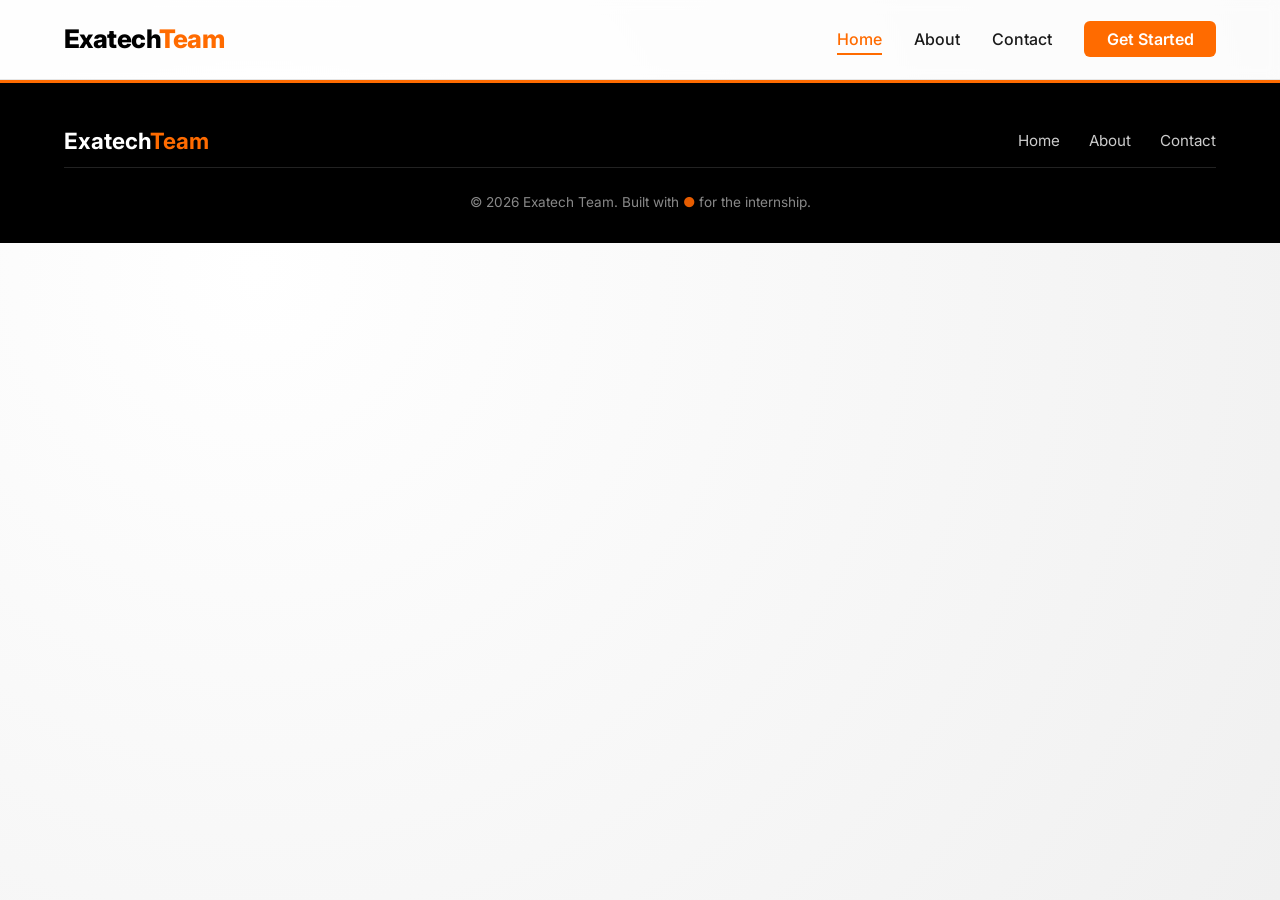
<file: index.html>
<!DOCTYPE html>
<html lang="en">
  <head>
    <meta charset="UTF-8" />
    <meta name="viewport" content="width=device-width, initial-scale=1.0" />
    <title>Exatech Team · Home</title>

    <!-- Google Inter Fonts CDN-->
    <link
      href="https://fonts.googleapis.com/css2?family=Inter:opsz,wght@14..32,400;14..32,500;14..32,600;14..32,700;14..32,800&display=swap"
      rel="stylesheet"
    />
    <link rel="stylesheet" href="css/style.css" />
  </head>

  <body>
    <!-- ===== Navbar Section ===== -->
    <header>
      <div class="container nav-bar">
        <a href="#" class="logo">Exatech<span>Team</span></a>

        <ul class="nav-links">
          <li><a href="#" class="active">Home</a></li>
          <li><a href="#">About</a></li>
          <li><a href="#">Contact</a></li>
          <li><a href="#" class="navbar-button">Get Started</a></li>
        </ul>
      </div>
    </header>

    <!-- ===== FOOTER ===== -->
    <footer>
      <div class="container">
        <div class="footer-grid">
          <div class="footer-logo">Exatech<span>Team</span></div>
          <div class="footer-links">
            <a href="/">Home</a>
            <a href="/about.html">About</a>
            <a href="/contact.html">Contact</a>
          </div>
        </div>
        <div class="footer-copy">
          &copy; 2026 Exatech Team. Built with
          <span style="color: #e65c00">●</span> for the internship.
        </div>
      </div>
    </footer>
  </body>
</html>
</file>
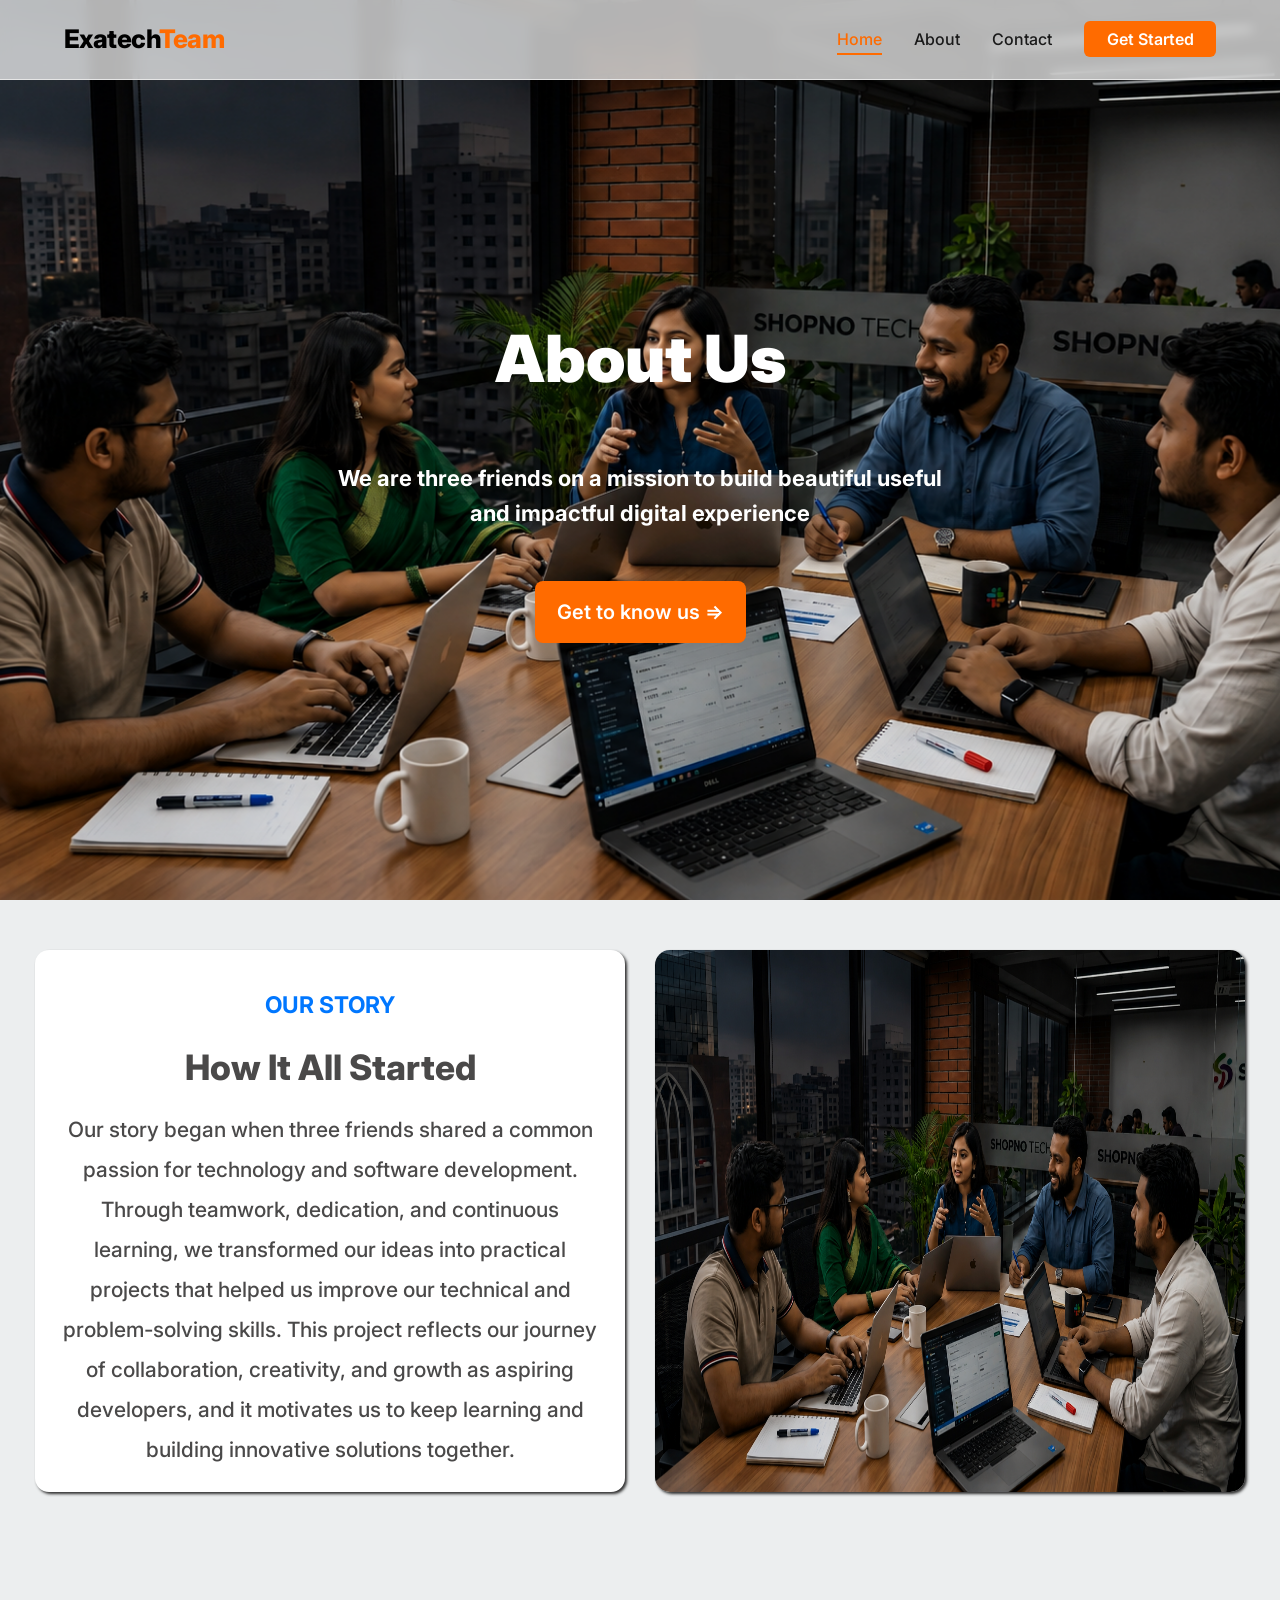
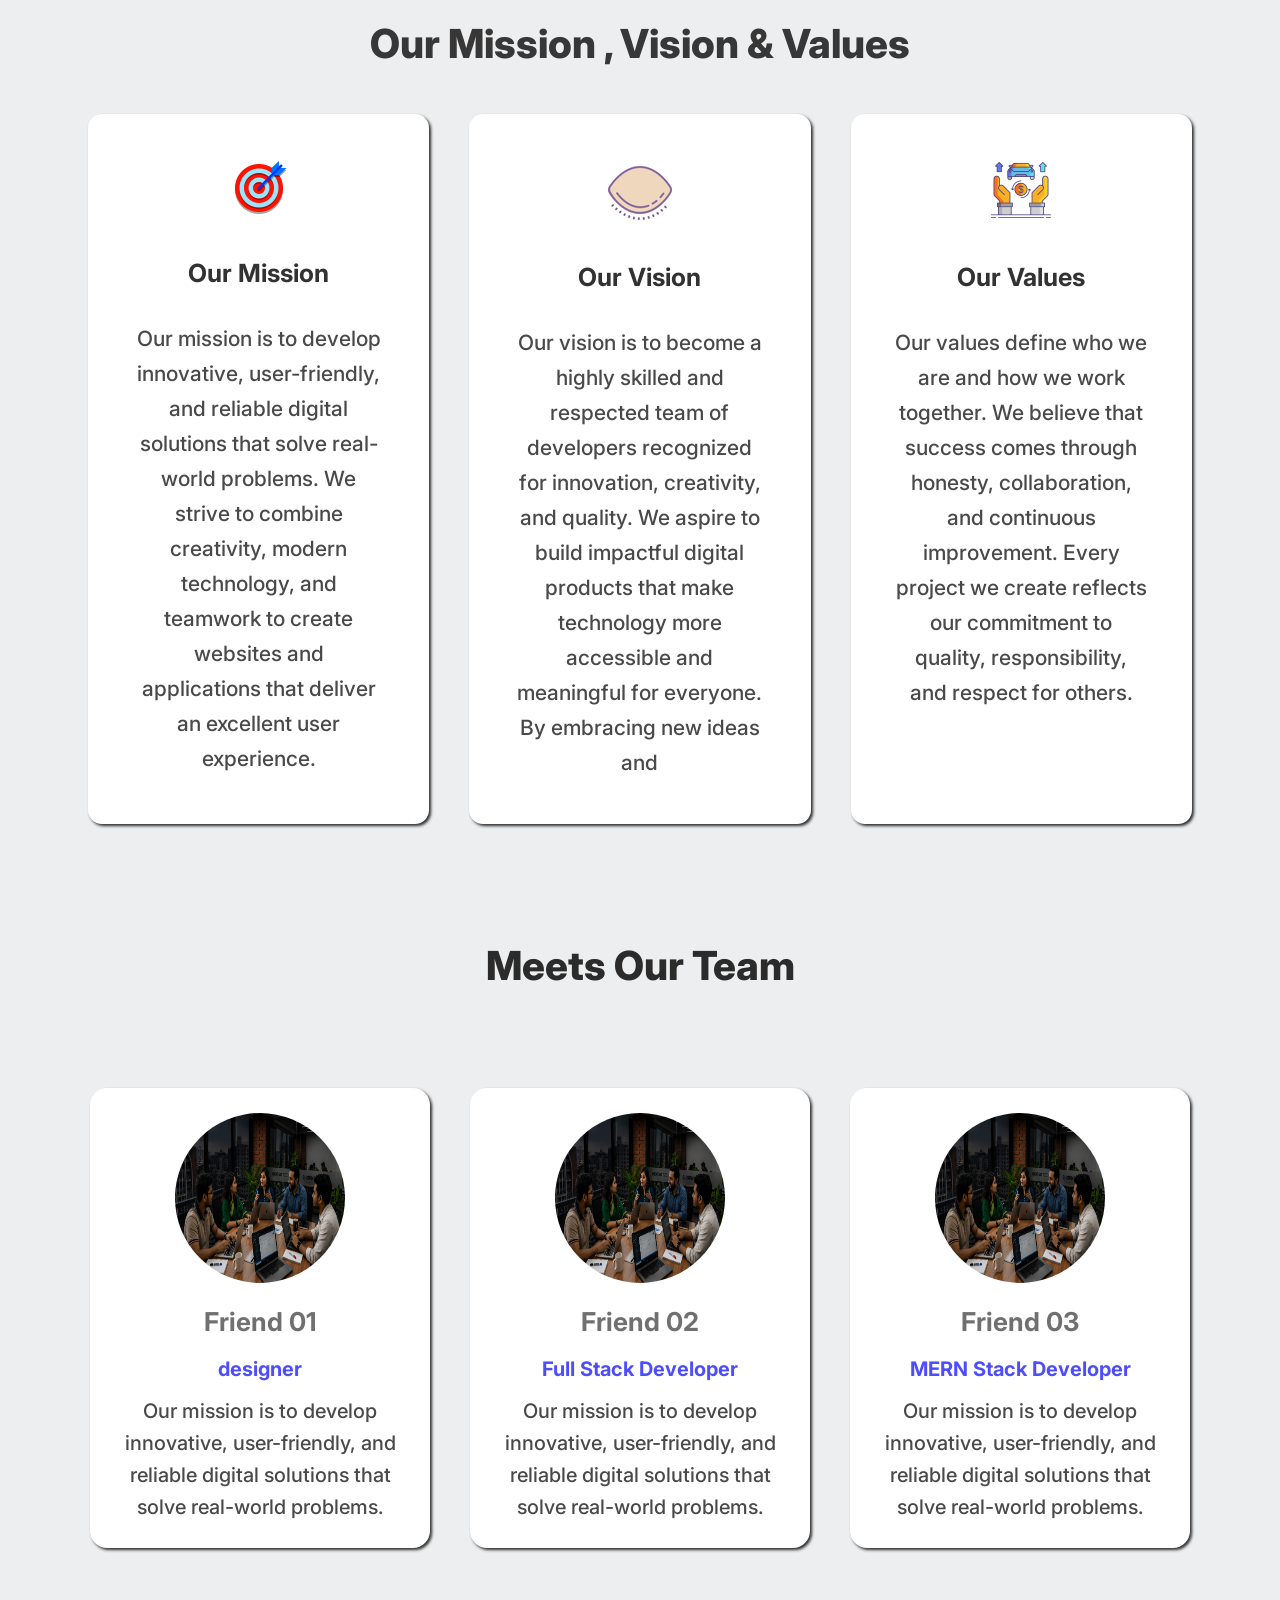
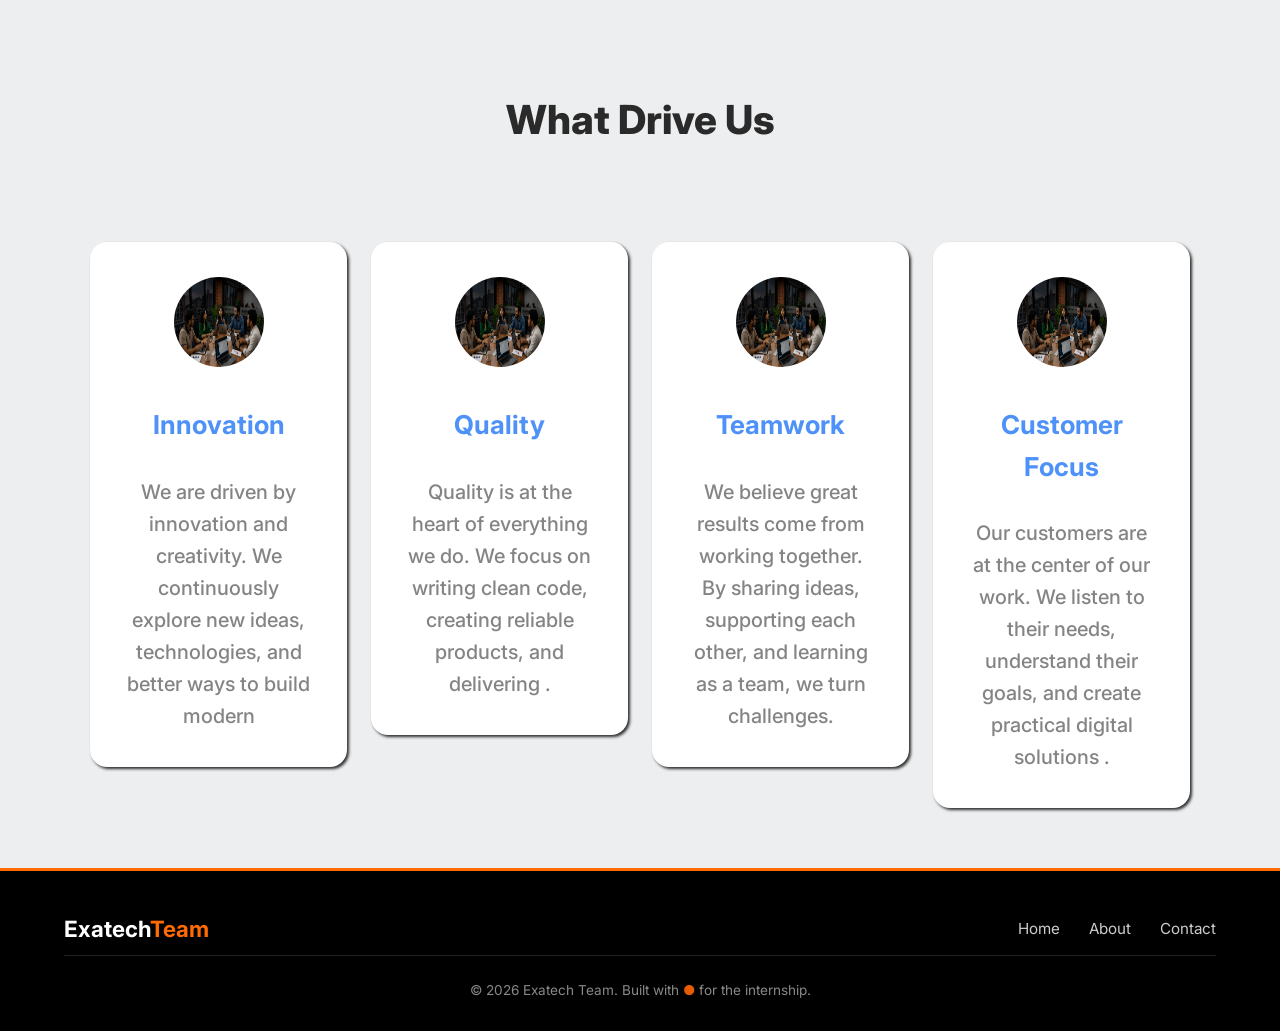
<file: about.html>
<!DOCTYPE html>
<html lang="en">
  <head>
    <meta charset="UTF-8" />
    <meta name="viewport" content="width=device-width, initial-scale=1.0" />
    <title>Exatech Team · Home</title>

    <!-- Google Inter Fonts CDN-->
    <link
      href="https://fonts.googleapis.com/css2?family=Inter:opsz,wght@14..32,400;14..32,500;14..32,600;14..32,700;14..32,800&display=swap"
      rel="stylesheet"
    />
    <link
      rel="stylesheet"
      href="https://cdn.jsdelivr.net/npm/bootstrap-icons@1.13.1/font/bootstrap-icons.min.css"
    />

    <link rel="stylesheet" href="css/style.css" />
  </head>
  <body>
    <div class="main-body">
      <!-- ========= ABOUT ========= -->
      <div class="main">
        <!-- ===== Navbar Section ===== -->
        <header class="about-header">
          <div class="container nav-bar">
            <a href="#" class="logo">Exatech<span>Team</span></a>

            <ul class="nav-links">
              <li><a href="#" class="active">Home</a></li>
              <li><a href="/about.html">About</a></li>
              <li><a href="/contact.html">Contact</a></li>
              <li><a href="#" class="navbar-button">Get Started</a></li>
            </ul>
          </div>
        </header>

        <!-- ===== HERO Section ===== -->
        <div class="hero">
          <h1>About Us</h1>

          <p>
            We are three friends on a mission to build beautiful useful and
            impactful digital experience
          </p>

          <a href="#">Get to know us =></a>
        </div>
      </div>

      <!--  ===== our story  ======  -->
      <div class="main-content">
        <div class="our-story">
          <div class="story-card1">
            <h3>OUR STORY</h3>
            <h2>How It All Started</h2>
            <p>
              Our story began when three friends shared a common passion for
              technology and software development. Through teamwork, dedication,
              and continuous learning, we transformed our ideas into practical
              projects that helped us improve our technical and problem-solving
              skills. This project reflects our journey of collaboration,
              creativity, and growth as aspiring developers, and it motivates us
              to keep learning and building innovative solutions together.
            </p>
          </div>

          <div class="story-card2">
            <img src="/images/about-bg.png" alt="" />
          </div>
        </div>
      </div>

      <!-- ======== OUR MISSION =========  -->
      <div class="our-mission">
        <h2>Our Mission , Vision & Values</h2>

        <div class="mission-cards">
          <div class="card card1">
            <img src="/images/about-icon.png" alt="" />
            <h3>Our Mission</h3>
            <p>
              Our mission is to develop innovative, user-friendly, and reliable
              digital solutions that solve real-world problems. We strive to
              combine creativity, modern technology, and teamwork to create
              websites and applications that deliver an excellent user
              experience.
            </p>
          </div>
          <div class="card card2">
            <img src="/images/about-icon2.gif" alt="" />

            <h3>Our Vision</h3>
            <p>
              Our vision is to become a highly skilled and respected team of
              developers recognized for innovation, creativity, and quality. We
              aspire to build impactful digital products that make technology
              more accessible and meaningful for everyone. By embracing new
              ideas and
            </p>
          </div>
          <div class="card card3">
            <img src="/images/about-icon3.png" alt="" />

            <h3>Our Values</h3>
            <p>
              Our values define who we are and how we work together. We believe
              that success comes through honesty, collaboration, and continuous
              improvement. Every project we create reflects our commitment to
              quality, responsibility, and respect for others.
            </p>
          </div>
        </div>
      </div>

      <!-- ======== Meet the team =========  -->
      <div class="team">
        <h2>Meets Our Team</h2>

        <div class="team-cards">
          <div class="team-card team-card1">
            <img src="/images/about-bg.png" alt="" />
            <h3>Friend 01</h3>
            <h5>designer</h5>
            <p>
              Our mission is to develop innovative, user-friendly, and reliable
              digital solutions that solve real-world problems.
            </p>
          </div>

          <div class="team-card team-card1">
            <img src="/images/about-bg.png" alt="" />
            <h3>Friend 02</h3>
            <h5>Full Stack Developer</h5>
            <p>
              Our mission is to develop innovative, user-friendly, and reliable
              digital solutions that solve real-world problems.
            </p>
          </div>

          <div class="team-card team-card1">
            <img src="/images/about-bg.png" alt="" />
            <h3>Friend 03</h3>
            <h5>MERN Stack Developer</h5>
            <p>
              Our mission is to develop innovative, user-friendly, and reliable
              digital solutions that solve real-world problems.
            </p>
          </div>
        </div>
      </div>

      <!-- ======= What Drive us ======== -->
      <div class="drive">
        <h2>What Drive Us</h2>

        <div class="drive-cards">
          <div class="drive-card">
            <img src="/images/about-bg.png" alt="Innovation" />
            <h3>Innovation</h3>
            <p>
              We are driven by innovation and creativity. We continuously
              explore new ideas, technologies, and better ways to build modern
            </p>
          </div>

          <div class="drive-card">
            <img src="/images/about-bg.png" alt="Quality" />
            <h3>Quality</h3>
            <p>
              Quality is at the heart of everything we do. We focus on writing
              clean code, creating reliable products, and delivering .
            </p>
          </div>

          <div class="drive-card">
            <img src="/images/about-bg.png" alt="Teamwork" />
            <h3>Teamwork</h3>
            <p>
              We believe great results come from working together. By sharing
              ideas, supporting each other, and learning as a team, we turn
              challenges.
            </p>
          </div>

          <div class="drive-card">
            <img src="/images/about-bg.png" alt="Customer Focus" />
            <h3>Customer Focus</h3>
            <p>
              Our customers are at the center of our work. We listen to their
              needs, understand their goals, and create practical digital
              solutions .
            </p>
          </div>
        </div>
      </div>

      <!-- ===== FOOTER ===== -->
      <footer>
        <div class="container">
          <div class="footer-grid">
            <div class="footer-logo">Exatech<span>Team</span></div>
            <div class="footer-links">
              <a href="#">Home</a>
              <a href="#">About</a>
              <a href="#">Contact</a>
            </div>
          </div>
          <div class="footer-copy">
            &copy; 2026 Exatech Team. Built with
            <span style="color: #e65c00">●</span> for the internship.
          </div>
        </div>
      </footer>
    </div>
  </body>
</html>
</file>
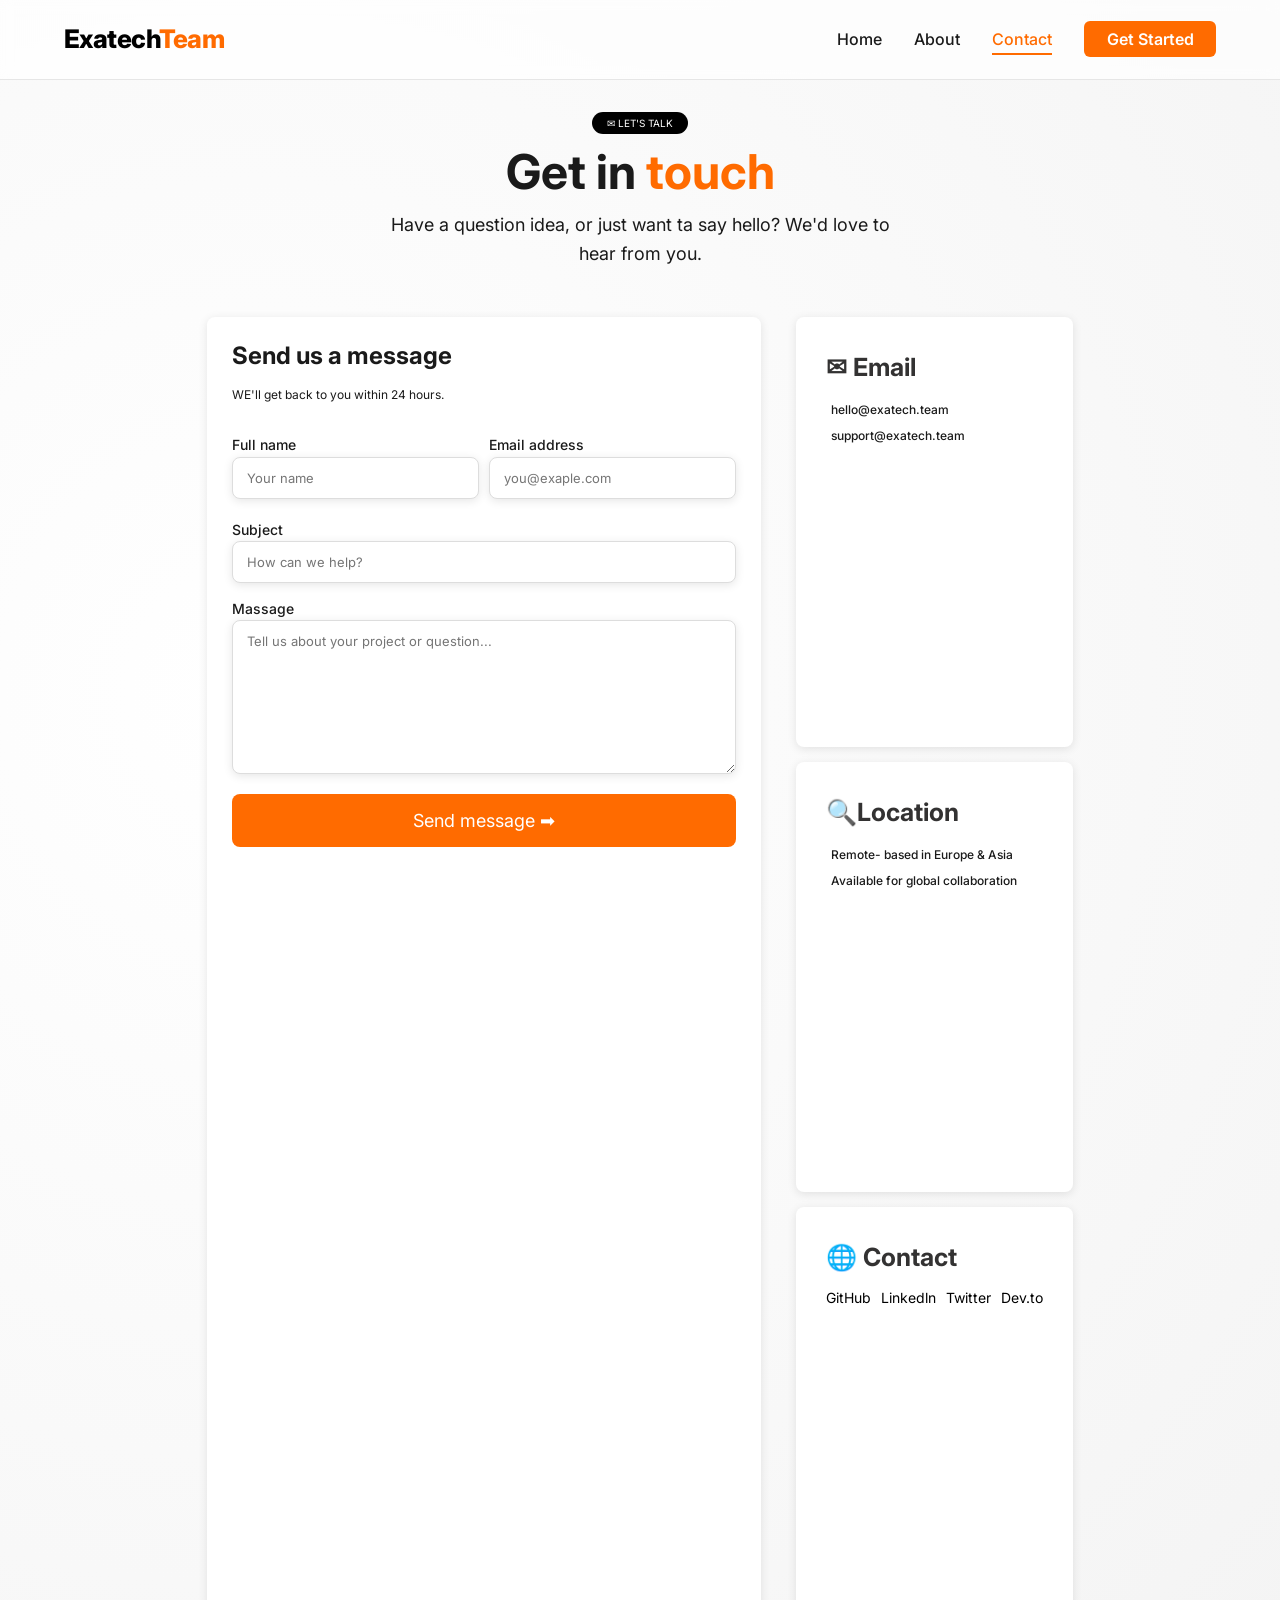
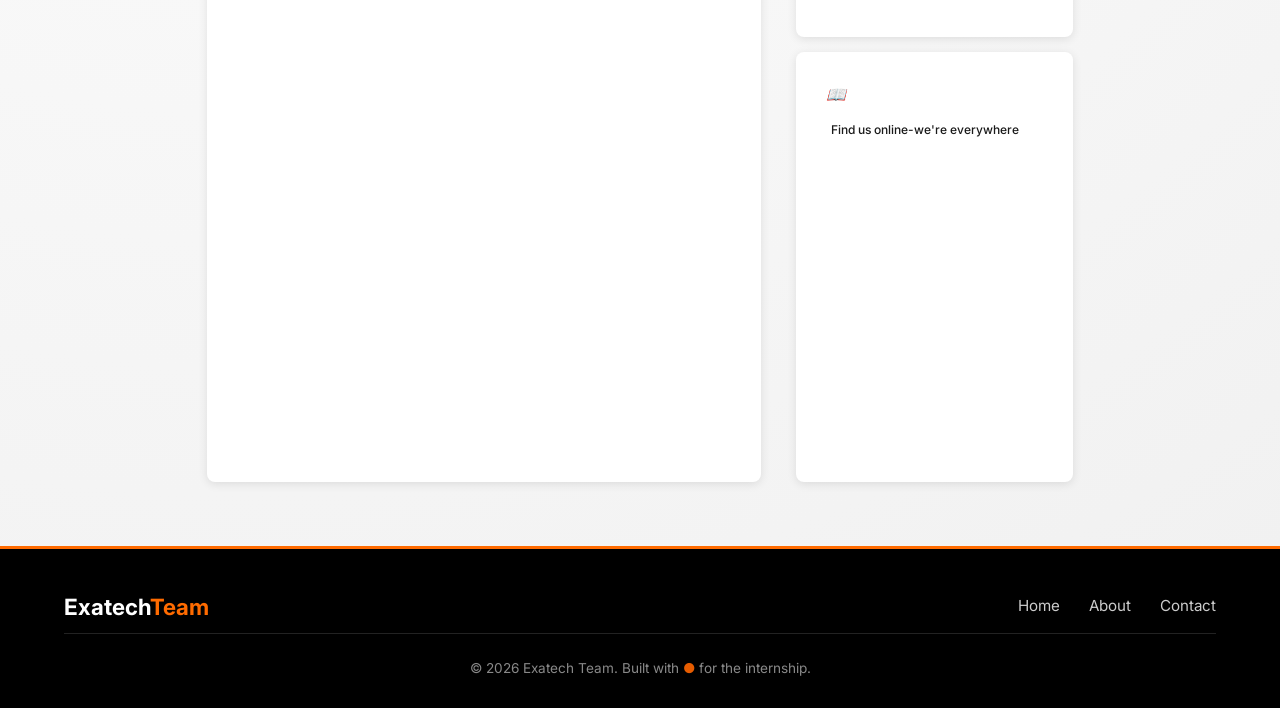
<file: contact.html>
<!DOCTYPE html>
<html lang="en">
  <head>
    <meta charset="UTF-8" />
    <meta name="viewport" content="width=device-width, initial-scale=1.0" />
    <title>Exatech Team · Contact</title>

    <!-- Google Inter Fonts CDN-->
    <link
      href="https://fonts.googleapis.com/css2?family=Inter:opsz,wght@14..32,400;14..32,500;14..32,600;14..32,700;14..32,800&display=swap"
      rel="stylesheet"
    />
    <link rel="stylesheet" href="css/style.css" />
    <link rel="stylesheet" href="css/contact.css" />
  </head>

  <body>
    <!-- ===== Navbar Section ===== -->
    <header>
      <div class="container nav-bar">
        <a href="#" class="logo">Exatech<span>Team</span></a>

        <ul class="nav-links">
          <li><a href="/index.html">Home</a></li>
          <li><a href="/about.html">About</a></li>
          <li><a href="/contact.html" class="active">Contact</a></li>
          <li><a href="#" class="navbar-button">Get Started</a></li>
        </ul>
      </div>
    </header>

    <!-- ===== contact Section ===== -->
    <section class="container">
      <div class="top-content">
        <span class="talk">✉ LET'S TALK</span>
        <h1>Get in<span> touch</span></h1>
        <p>
          Have a question idea, or just want ta say hello? We'd love to hear
          from you.
        </p>
      </div>

      <div class="bottom-content">
        <!-- contact form -->
        <div class="left-side">
          <form action="">
            <h2>Send us a message</h2>
            <p>WE'll get back to you within 24 hours.</p>
            <div class="group-inputs">
              <div class="group-input">
                <label for="name">Full name</label>
                <input type="text" placeholder="Your name " />
              </div>
              <div class="group-input">
                <label for="name">Email address</label>
                <input type="text" placeholder="you@exaple.com" />
              </div>
            </div>
            <div class="group-input">
              <label for="name">Subject</label>
              <input type="text" placeholder="How can we help? " />
            </div>
            <div class="group-input" style="margin-top: 15px">
              <label for="text">Massage</label>
              <textarea
                style="margin-top: 0"
                name=""
                rows="8"
                placeholder="Tell us about your project or question..."
              ></textarea>
            </div>
            <button type="submit">Send message ➡</button>
          </form>
        </div>

        <!--  quick info -->
        <div class="right-side">
          <div class="card">
            <h3>✉ Email</h3>
            <p style="margin-top: 10px">hello@exatech.team</p>
            <p>support@exatech.team</p>
          </div>
          <div class="card">
            <h3>🔍Location</h3>
            <p style="margin-top: 10px">Remote- based in Europe & Asia</p>
            <p>Available for global collaboration</p>
          </div>
          <div class="card">
            <h3>🌐 Contact</h3>
            <menu>
              <a href="#">GitHub</a>
              <a href="#">Linkedln</a>
              <a href="#">Twitter</a>
              <a href="#">Dev.to</a>
            </menu>
          </div>

          <div class="card">
            <i>📖</i>
            <p style="margin-top: 10px">Find us online-we're everywhere</p>
          </div>
        </div>
      </div>
    </section>
    <!-- ===== FOOTER ===== -->
    <footer>
      <div class="container">
        <div class="footer-grid">
          <div class="footer-logo">Exatech<span>Team</span></div>
          <div class="footer-links">
            <a href="#">Home</a>
            <a href="#">About</a>
            <a href="#">Contact</a>
          </div>
        </div>
        <div class="footer-copy">
          &copy; 2026 Exatech Team. Built with
          <span style="color: #e65c00">●</span> for the internship.
        </div>
      </div>
    </footer>
  </body>
</html>
</file>
<file: css/style.css>
/* ========= Global css start ===========  */

:root {
    --black-gray-color: #1a1a1a;
    --black-color: #000000;
    --orange-color: #ff6b00;
    --white-color: #ffffff;
}

*{
    margin: 0;
    padding: 0;
    box-sizing: border-box;
    font-family: 'Inter', sans-serif;

}

body {
    font-size: 16px;
    line-height: 1.6;
    color: var(--black-gray-color);
    background: radial-gradient(circle at 20% 30%, #ffffff 0%, #f0f0f0 100%);
    min-height: 100vh;
    display: flex;
    flex-direction: column;
}


 /* ── Header / Nav ── */
header {
    padding: 1.2rem 0;
    border-bottom: 1px solid #e6e6e6;
    background-color: rgba(255, 255, 255, 0.7);
    backdrop-filter: blur(6px);
    position: sticky;
    top: 0;
    z-index: 10;
}

.nav-bar {
    display: flex;
    align-items: center;
    justify-content: space-between;
    flex-wrap: wrap;
    gap: 1rem;
}

.logo {
    font-size: 1.6rem;
    font-weight: 800;
    letter-spacing: -0.02em;
    color: var(--black-color);
    text-decoration: none;
}

.logo span {
    color: var(--orange-color);
}

.nav-links {
    display: flex;
    align-items: center;
    gap: 2rem;
    list-style: none;
}

.nav-links a {
    text-decoration: none;
    font-weight: 500;
    font-size: 1rem;
    color: var(--black-gray-color);
    transition: color 0.2s ease;
    padding: 0.25rem 0;
    border-bottom: 2px solid transparent;
}

.nav-links a:hover,
.nav-links a.active {
    color: var(--orange-color);
    border-bottom-color: var(--orange-color);
}

a.navbar-button {
    background-color: var(--orange-color);
    color: var(--white-color);
    padding: 0.5rem 1.4rem;
    border-radius: 6px;
    border-bottom: none ;
    font-weight: 600;
}

.navbar-button:hover {
    background-color: var(--orange-color);
    color: var(--white-color);
    border-bottom: none;
}

.btn-outline-orange {
    display: inline-block;
    background-color: transparent;
    color: var(--orange-color);
    font-weight: 600;
    font-size: 1rem;
    padding: 0.8rem 2.4rem;
    border-radius: 6px;
    border: 2px solid var(--orange-color);
    text-decoration: none;
    transition: all 0.2s ease;
    cursor: pointer;
}

.btn-outline-orange:hover {
    background-color: var(--orange-color);
    color: var(--white-color);
    transform: translateY(-2px);
    box-shadow: 0 8px 20px rgba(230, 92, 0, 0.15);
}

/* containers globlly for every page and section */
.container {
    max-width: 1200px;
    margin: 0 auto;
    padding: 0 1.5rem;
}

    /* ── font size and color for text (body 16–18px) ── */
p, li, .text-body {
        font-size: 1rem;
        color: var(--black-gray-color);
    }

    /* ── Footer section ── */
footer {
    background-color: var(--black-color);
    color: #e6e6e6;
    padding: 2.5rem 0 1.8rem;
    border-top: 3px solid var(--orange-color);
}

.footer-grid {
    display: flex;
    flex-wrap: wrap;
    justify-content: space-between;
    align-items: center;
    gap: 1.5rem;
}

.footer-logo {
    font-size: 1.4rem;
    font-weight: 700;
    color: var(--white-color);
}

.footer-logo span {
    color: var(--orange-color);
}

.footer-links {
    display: flex;
    gap: 1.8rem;
    flex-wrap: wrap;
}

.footer-links a {
    color: #cccccc;
    text-decoration: none;
    font-size: 0.95rem;
    transition: color 0.2s ease;
}

.footer-links a:hover {
    color: var(--orange-color);
}

.footer-copy {
    font-size: 0.85rem;
    color: #888888;
    margin-top: 0.5rem;
    width: 100%;
    text-align: center;
    border-top: 1px solid #222222;
    padding-top: 1.5rem;
}

 /* ========= Global css end ===========  */



 /* ========= home css start ===========  */


 /* ========= home css end ===========  */



 /* ========= about css start ===========  */

    .main-body {
      /* background-color: rgba(102, 102, 104, 0.808); */
      background-color: #eceeef;
      height: fit-content;
    }
    .main {
      background-image: url("/images/about-bg.png");
      background-position: center;
      background-size: cover;
      flex-direction: column;
      display: flex;
      height: 100vh;
      justify-content: center;
      align-items: center;
      position: relative;
    }
    .hero {
      width: 50%;
      text-align: center;
    }

    .about-header {
      width: 100%;
      position: absolute;
    }
    .hero > h1 {
      font-size: 65px;
      font-weight: 900;
      color: #ffffff;
    }

    .hero > p {
      font-weight: 700;
      font-size: 22px;
    }

    .hero > a {
      /* background-color: rgba(0, 208, 255, 0.751); */
      background-color: var(--orange-color);
      color: white;
      padding: 15px 22px;
      border-radius: 8px;
      text-decoration: none;
      font-weight: 600;
      font-size: 20px;
      display: inline-block;
    }

    .hero * {
      margin-top: 50px;
      color: white;
    }

    /* ===== our story  ====== */

    /* === card 01 ==== */
    .our-story {
      height: fit-content;
      display: grid;
      grid-template-columns: repeat(2, 1fr);
      margin: 50px 35px;
      gap: 30px;
    }

    .story-card1 {
      border-radius: 14px;
      padding: 22px;
      /* background-color: rgba(183, 185, 186, 0.845); */
      background-color: #ffffff;
      box-shadow: 2px 2px 3px rgba(26, 25, 25, 0.902);
      text-align: center;
    }
    .story-card1 > h3 {
      color: rgb(0, 119, 255);
      font-size: 23px;
    }
    .story-card1 > p {
      color: rgb(74, 73, 73);
      font-size: 21px;
      line-height: 40px;
      font-weight: 500;
    }
    .story-card1 > h2 {
      font-size: 35px;
      color: rgb(74, 73, 73);
      font-weight: 800;
    }
    .story-card1 * {
      margin-top: 15px;
    }

    /* ==== card 02==== */
    .story-card2 > img {
      width: 100%;
      height: 100%;
      border-radius: 15px;
      box-shadow: 2px 2px 3px rgba(26, 25, 25, 0.902);
    }

    /* ======== OUR MISSION ========= */

    .our-mission {
      text-align: center;
      margin: 120px 50px 50px 50px;
    }

    .our-mission > * {
      margin: 38px;
    }

    .our-mission > h2 {
      font-weight: 800;
      font-size: 40px;
      color: rgb(56, 55, 55);
    }

    .mission-cards {
      display: grid;
      grid-template-columns: repeat(3, 1fr);
      gap: 40px;
    }

    .mission-cards * {
      padding: 14px;
    }

    .card {
      border-radius: 14px;
      min-height: 430px;
      overflow-y: auto;
      padding: 30px;
      background-color: #ffffff;
      box-shadow: 2px 2px 3px rgba(26, 25, 25, 0.902);
    }

    .card > p {
      line-height: 35px;
      color: rgb(74, 73, 73);
      font-weight: 500;
      font-size: 21px;
    }

    .card > h3 {
      font-size: 25px;
      font-weight: 700;
      color: rgb(51, 50, 50);
    }

    /* ======== Meet the team ========= */
    .team {
      text-align: center;
      margin: 80px 60px 30px 60px;
    }

    .team * {
      padding: 30px;
    }
    .team > h2 {
      text-align: center;
      font-weight: 800;
      font-size: 40px;
      color: rgb(44, 43, 43);
      margin-bottom: 30px;
    }

    .team-cards {
      display: grid;
      grid-template-columns: repeat(3, 1fr);
      gap: 40px;
    }

    .team-card {
      border-radius: 17px;
      height: fit-content;
      padding: 20px;
      background-color: #ffffff;
      box-shadow: 2px 2px 3px rgba(26, 25, 25, 0.902);
    }

    .team-card > img {
      width: 180px;
      height: 180px;
      border-radius: 50%;
    }
    .team-card h3 {
      font-size: 26px;
      color: rgba(81, 80, 80, 0.817);
    }

    .team-card h5 {
      font-size: 20px;
      color: rgba(25, 25, 247, 0.772);
    }

    .team-card > p {
      font-size: 20px;
      font-weight: 500;
      line-height: 32px;
      color: rgb(74, 73, 73);
    }

    .team-card * {
      padding: 5px;
    }

    /* ========= DRIVE SECTION =========  */

    .drive {
      text-align: center;
      margin: 80px 60px 30px 60px;
    }

    .drive * {
      padding: 30px;
    }

    .drive-cards {
      display: grid;
      grid-template-columns: repeat(4, 1fr);
      gap: 24px;
    }

    .drive-card {
      border-radius: 17px;
      height: fit-content;
      padding: 20px;
      background-color: #ffffff;
      box-shadow: 2px 2px 3px rgba(26, 25, 25, 0.902);
    }

    .drive > h2 {
      text-align: center;
      font-weight: 800;
      font-size: 40px;
      color: rgb(43, 42, 42);
      margin-bottom: 30px;
    }
    .drive-card > img {
      width: 120px;
      height: 120px;
      border-radius: 50%;
    }
    .drive-card h3 {
      font-size: 26px;
      color: rgba(48, 128, 248, 0.856);
    }

    .drive-card > p {
      font-size: 20px;
      font-weight: 500;
      line-height: 32px;
      color: rgba(96, 95, 95, 0.769);
    }

    .drive-card * {
      padding: 15px;
    }


     /* ====== Media Query for desktop ======= */
    @media (max-width: 1024px) {
      .our-story {
        grid-template-columns: repeat(1, 1fr);
      }

      .mission-cards {
        grid-template-columns: repeat(2, 1fr);
      }
      .card {
        overflow: scroll;
      }

      .drive-cards {
        grid-template-columns: repeat(3, 1fr);
        padding: 0;
      }

      .drive-card {
        height: 300px;
        padding: 6px;
        overflow: scroll;
        width: 100%;
        line-height: 0;
      }

      .team-card {
        height: 350px;
        overflow-y: scroll;
      }

      .team-card img {
        height: 110px;
        width: 110px;
      }
    }

      /* ====== Media Query for laptop ======= */
    @media (max-width: 960px) {
      .drive-cards {
        grid-template-columns: repeat(2, 1fr);
        padding: 0;
      }
      .drive {
        margin: 80px 40px 30px 40px;
      }

      .drive-card {
        height: 300px;
        padding: 15px;
        overflow: scroll;
        width: 100%;
      }

      .drive-card > h3 {
        font-size: 19px;
        color: rgba(33, 146, 245, 0.945);
      }

      .drive-card p {
        line-height: 16px;
        font-size: 12px;
        color: rgba(33, 146, 245, 0.945);
      }

      .drive-card img {
        width: 120px;
        height: 120px;
      }

      .team-cards {
        grid-template-columns: repeat(2, 1fr);
      }
      .team-card {
        height: 350px;
        overflow-y: scroll;
      }

      .team-card img {
        height: 90px;
        width: 90px;
        border-radius: 50%;
      }
    }

      /* ====== Media Query for Tablet ======= */
    @media (max-width: 790px) {
      .mission-cards {
        grid-template-columns: repeat(1, 1fr);
      }
      .our-mission {
        margin: 0;
      }
      .our-mission h2 {
        font-weight: 800;
        font-size: 28px;
      }
      .card {
        height: 300px;
        line-height: 15px;
        padding: 15px;
        overflow: scroll;
      }

      .our-story .story-card1 {
        height: 350px;
        overflow: scroll;
        padding: 16px;
        line-height: 24px;
        text-align: center;
      }
      .story-card1 h2 {
        font-weight: 800;
        font-size: 25px;
      }
      .story-card1 p {
        font-weight: 400;
        font-size: 17px;
        line-height: 25px;
      }

      .main {
        height: 100%;
      }
      .hero h1 {
        margin-top: 110px;
        font-size: 40px;
      }
      .hero a {
        padding: 8px;
        font-size: medium;
      }

      /* ===== team section ======= */
      .team-cards {
        grid-template-columns: repeat(1, 1fr);
        padding: 0;
      }
      .team {
        margin: 80px 40px 30px 40px;
      }

      .team-card {
        height: 300px;
        padding: 15px;
        overflow: scroll;
        width: 100%;
      }
      .team-card h3 {
        font-size: 19px;
      }

      .team-card h5 {
        font-size: 16px;
      }

      .team-card p {
        line-height: 20px;
        font-size: 15px;
      }

      .team-card img {
        width: 120px;
        height: 120px;
      }

      /* ===== Drive Section ===== */

      .drive-cards {
        grid-template-columns: repeat(1, 1fr);
        padding: 0;
      }
      .drive {
        margin: 80px 40px 30px 40px;
      }

      .drive-card {
        height: 300px;
        padding: 15px;
        overflow: scroll;
        width: 100%;
      }
      .drive-card h3 {
        font-size: 19px;
      }

      .drive-card p {
        line-height: 20px;
        font-size: 15px;
      }

      .drive-card img {
        width: 120px;
        height: 120px;
      }
    }

    
 /* ========= about css end ===========  */



 /* ========= contact css start ===========  */


 /* ========= contact css end ===========  */



        /* ── Responsive design media query tablet ── */
@media (max-width: 768px) {
    .nav-bar {
        flex-direction: column;
        align-items: flex-start;
    }

    .nav-links {
        flex-wrap: wrap;
        gap: 1rem 1.5rem;
        width: 100%;
    }

    .footer-grid {
        flex-direction: column;
        text-align: center;
    }

    .footer-links {
        justify-content: center;
    }

    /* === home === */

    /* === about ===  */

    /* === contact === */

}

        /* ── Responsive design media query mobile small screen ── */

@media (min-width: 640px) {
    p, li, .text-body {
                font-size: 1.125rem;
    }

    /* === home === */

    /* === about ===  */

    /* === contact === */

}

@media (max-width: 480px) {
    .container {
        padding: 0 1rem;
    }

    /* === home === */

    /* === about ===  */

    /* === contact === */
}
</file>
<file: css/contact.css>
.top-content {
    margin-top: 2rem;
    display: flex;
    flex-direction: column;
    justify-content: center;
    text-align: center;
}

.top-content .talk {
    background-color: var(--black-color);
    width: max-content;
    color: var(--white-color);
    margin: 0 auto;
    padding: 3px 15px;
    border-radius: 30px;
    font-size: 10px;
}

.top-content h1{
    font-size: clamp(2rem, 4rem, 3rem);
    font-weight: bolder;
}

.top-content h1 span {
    color: var(--orange-color);
}

.top-content p {
    max-width: 500px;
    color: var(--black-gray-color);
    margin: 0 auto;
}

.bottom-content {
    display: grid;
    grid-template-columns: 2fr 1fr;
    gap: 35px;
    margin-top: 3rem;
    margin-bottom: 4rem;
}

.bottom-content .left-side {
    border-radius: 8px;
    background-color: var(--white-color);
    padding: 20px 25px;
    box-shadow: 0 2px 10px rgba(0,0,0,.1)
}
form h2{
     margin-bottom: 10px;
}
form p{
    color: var(--black-gray-color);
    font-size: 12px;
}
.group-inputs{
    display: flex;
    gap: 10px;
    margin-bottom: 20px;
    margin-top: 20px;
}
.group-input{
    width: 100%;
    margin-top: 10px;
    display: flex;
    flex-direction: column;
}
.group-input label{
    font-weight: 500;
    font-size: 14px;
}
.group-input input , .group-input  textarea {
    padding:12px 14px;
    border-radius: 8px;
    border: 1px solid #ddd;
    box-shadow: 0 2px 10px rgba(0,0,0,.1);
    font-size: 13px;
    outline: none;
}

.group-input input:hover , .group-input  textarea:hover{
    box-shadow: 0 2px 10px rgba(248, 139, 6, 0.1);
}


form button{
width: 100%;
padding: 16px;
background-color: var(--orange-color);
color: white;
border-radius: 8px;
font-size: 18px;
margin-top: 20px;
cursor: pointer;
border: none;
transition: .3s;
}
form button:hover{
    background-color: rgb(224, 151, 15);
}


.right-side{
    display: flex;
    flex-direction: column;
    gap: 15px;
}
.card{
    background-color: var(--white-color);
    padding: 30px;
    border-radius: 8px;
    box-shadow: 0 2px 10px rgba(0,0,0,.1);

}

 .car h3{
      font-size: 24px;

}
.card p{
  color:var(--black-gray-color);
  line-height: 16px;
  font-size: 12px;
  padding: 5px;
}

.card menu{
    display: flex;
    align-items: center;
    justify-content: space-between;
    flex-wrap: wrap;
    gap: 10px;
    margin-top: 10px;

}
.card menu a{
    text-decoration: none;
    color: var(--black-color);
    font-size: 14px;
}
</file>
